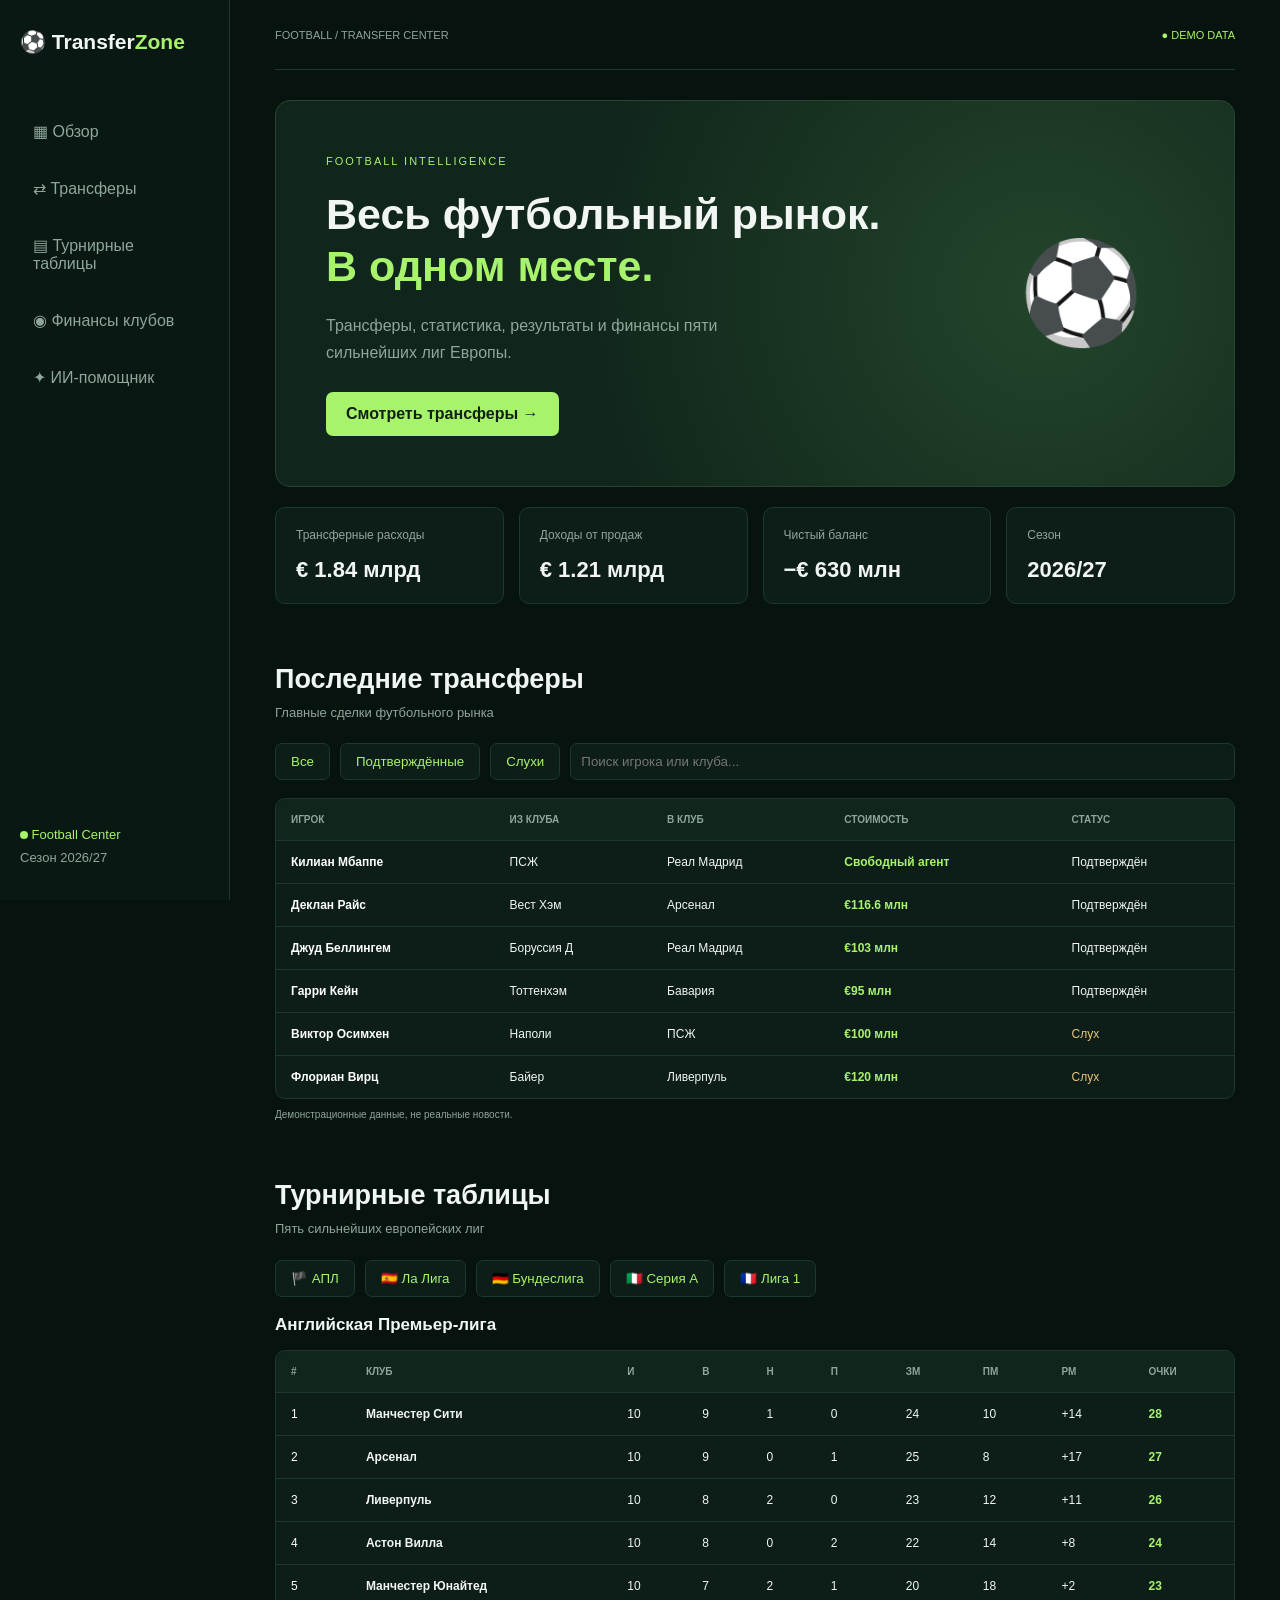
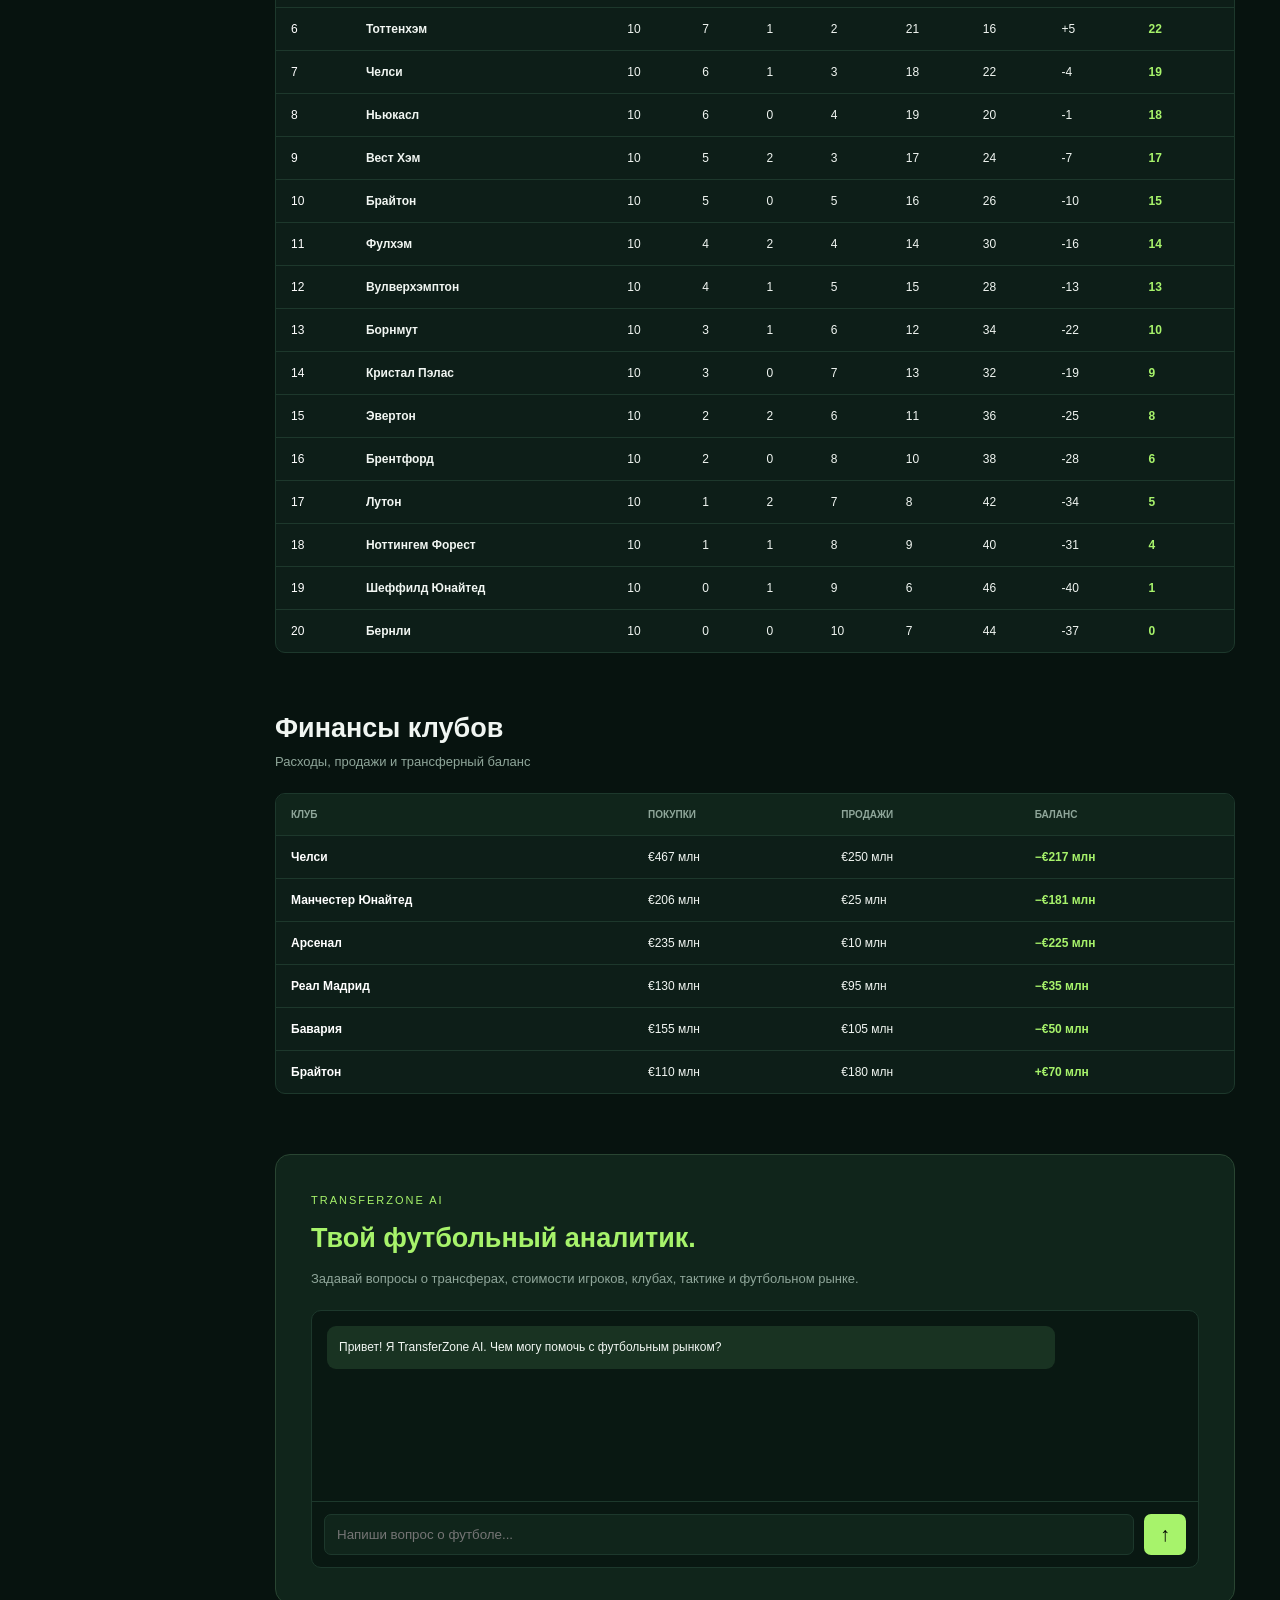
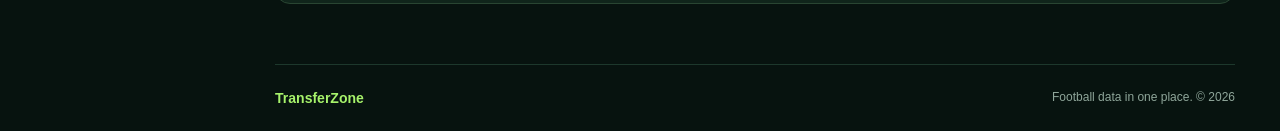
<file: transfermarket/index.html>
<!DOCTYPE html>
<html lang="ru">
<head>
    <meta charset="UTF-8">
    <meta name="viewport" content="width=device-width, initial-scale=1.0">
    <title>TransferZone — Футбольный рынок</title>
    <link rel="stylesheet" href="style.css">
</head>
<body>

<div class="sidebar">
    <h2 class="logo">⚽ Transfer<span>Zone</span></h2>

    <nav>
        <a href="#overview">▦ Обзор</a>
        <a href="#transfers">⇄ Трансферы</a>
        <a href="#leagues">▤ Турнирные таблицы</a>
        <a href="#clubs">◉ Финансы клубов</a>
        <a href="#assistant">✦ ИИ-помощник</a>
    </nav>

    <div class="sidebar-bottom">
        <span class="live-dot"></span> Football Center
        <p>Сезон 2026/27</p>
    </div>
</div>

<main>
    <header>
        <div>FOOTBALL / TRANSFER CENTER</div>
        <div class="live">● DEMO DATA</div>
    </header>

    <section class="hero" id="overview">
        <div>
            <span class="eyebrow">FOOTBALL INTELLIGENCE</span>
            <h1>Весь футбольный рынок.<br>
                <span>В одном месте.</span>
            </h1>
            <p>Трансферы, статистика, результаты и финансы пяти сильнейших лиг Европы.</p>
            <a href="#transfers" class="main-btn">Смотреть трансферы →</a>
        </div>
        <div class="football">⚽</div>
    </section>

    <section class="stats">
        <div class="stat-card">
            <p>Трансферные расходы</p>
            <h2>€ 1.84 млрд</h2>
        </div>
        <div class="stat-card">
            <p>Доходы от продаж</p>
            <h2>€ 1.21 млрд</h2>
        </div>
        <div class="stat-card">
            <p>Чистый баланс</p>
            <h2>−€ 630 млн</h2>
        </div>
        <div class="stat-card">
            <p>Сезон</p>
            <h2>2026/27</h2>
        </div>
    </section>

    <section id="transfers" class="section">
        <h2>Последние трансферы</h2>
        <p class="description">Главные сделки футбольного рынка</p>

        <div class="filters">
            <button onclick="filterTransfers('all')">Все</button>
            <button onclick="filterTransfers('confirmed')">Подтверждённые</button>
            <button onclick="filterTransfers('rumour')">Слухи</button>
            <input id="search" placeholder="Поиск игрока или клуба..." oninput="renderTransfers()">
        </div>

        <div class="table-wrap">
            <table>
                <thead>
                    <tr>
                        <th>ИГРОК</th>
                        <th>ИЗ КЛУБА</th>
                        <th>В КЛУБ</th>
                        <th>СТОИМОСТЬ</th>
                        <th>СТАТУС</th>
                    </tr>
                </thead>
                <tbody id="transferTable"></tbody>
            </table>
        </div>
        <p class="note">Демонстрационные данные, не реальные новости.</p>
    </section>

    <section id="leagues" class="section">
        <h2>Турнирные таблицы</h2>
        <p class="description">Пять сильнейших европейских лиг</p>

        <div class="league-tabs">
            <button onclick="showLeague('PL')">🏴 АПЛ</button>
            <button onclick="showLeague('PD')">🇪🇸 Ла Лига</button>
            <button onclick="showLeague('BL1')">🇩🇪 Бундеслига</button>
            <button onclick="showLeague('SA')">🇮🇹 Серия А</button>
            <button onclick="showLeague('FL1')">🇫🇷 Лига 1</button>
        </div>

        <h3 id="leagueTitle">Английская Премьер-лига</h3>

        <div class="table-wrap">
            <table>
                <thead>
                    <tr>
                        <th>#</th>
                        <th>КЛУБ</th>
                        <th>И</th>
                        <th>В</th>
                        <th>Н</th>
                        <th>П</th>
                        <th>ЗМ</th>
                        <th>ПМ</th>
                        <th>РМ</th>
                        <th>ОЧКИ</th>
                    </tr>
                </thead>
                <tbody id="leagueTable"></tbody>
            </table>
        </div>
    </section>

    <section id="clubs" class="section">
        <h2>Финансы клубов</h2>
        <p class="description">Расходы, продажи и трансферный баланс</p>

        <div class="table-wrap">
            <table>
                <thead>
                    <tr>
                        <th>КЛУБ</th>
                        <th>ПОКУПКИ</th>
                        <th>ПРОДАЖИ</th>
                        <th>БАЛАНС</th>
                    </tr>
                </thead>
                <tbody id="financeTable"></tbody>
            </table>
        </div>
    </section>

    <section id="assistant" class="section ai-section">
        <div>
            <span class="eyebrow">TRANSFERZONE AI</span>
            <h2>Твой футбольный аналитик.</h2>
            <p class="description">
                Задавай вопросы о трансферах, стоимости игроков,
                клубах, тактике и футбольном рынке.
            </p>
        </div>

        <div class="chat-box">
            <div id="messages" class="messages">
                <div class="bot-message">
                    Привет! Я TransferZone AI.
                    Чем могу помочь с футбольным рынком?
                </div>
            </div>

            <form id="chatForm">
                <input id="chatInput" placeholder="Напиши вопрос о футболе..." required>
                <button type="submit">↑</button>
            </form>
        </div>
    </section>

    <footer>
        <h3>TransferZone</h3>
        <p>Football data in one place. © 2026</p>
    </footer>
</main>

<script src="app.js"></script>
</body>
</html>
</file>
<file: transfermarket/style.css>
* {
    margin: 0;
    padding: 0;
    box-sizing: border-box;
}

:root {
    --bg: #07130f;
    --panel: #0d1e18;
    --green: #a7f36b;
    --text: #f1f6f2;
    --muted: #8fa69a;
    --border: #1d382c;
}

html {
    scroll-behavior: smooth;
}

body {
    background: var(--bg);
    color: var(--text);
    font-family: Arial, sans-serif;
}

.sidebar {
    width: 230px;
    height: 100vh;
    position: fixed;
    left: 0;
    top: 0;
    padding: 30px 20px;
    background: #091812;
    border-right: 1px solid var(--border);
}

.logo {
    font-size: 21px;
    margin-bottom: 55px;
}

.logo span {
    color: var(--green);
}

nav {
    display: flex;
    flex-direction: column;
    gap: 12px;
}

nav a {
    text-decoration: none;
    color: var(--muted);
    padding: 13px;
    border-radius: 8px;
    transition: .2s;
}

nav a:hover {
    background: #193322;
    color: var(--green);
}

.sidebar-bottom {
    position: absolute;
    bottom: 35px;
    color: var(--green);
    font-size: 13px;
}

.sidebar-bottom p {
    color: var(--muted);
    margin-top: 8px;
}

.live-dot {
    display: inline-block;
    width: 8px;
    height: 8px;
    background: var(--green);
    border-radius: 50%;
}

main {
    margin-left: 230px;
    padding: 0 45px;
}

header {
    height: 70px;
    display: flex;
    align-items: center;
    justify-content: space-between;
    border-bottom: 1px solid var(--border);
    font-size: 11px;
    color: var(--muted);
}

.live {
    color: var(--green);
}

.hero {
    min-height: 320px;
    margin-top: 30px;
    padding: 50px;
    border: 1px solid #294532;
    border-radius: 15px;
    background: radial-gradient(circle at 80%, #23452b, #10251b 60%);
    display: flex;
    justify-content: space-between;
    align-items: center;
}

.eyebrow {
    color: var(--green);
    font-size: 11px;
    letter-spacing: 2px;
}

.hero h1 {
    font-size: 43px;
    line-height: 1.2;
    margin: 20px 0;
}

.hero h1 span {
    color: var(--green);
}

.hero p {
    color: var(--muted);
    max-width: 450px;
    line-height: 1.7;
    margin-bottom: 25px;
}

.main-btn {
    display: inline-block;
    padding: 13px 20px;
    background: var(--green);
    color: #102014;
    border-radius: 7px;
    text-decoration: none;
    font-weight: bold;
}

.football {
    font-size: 100px;
    margin-right: 40px;
}

.stats {
    display: grid;
    grid-template-columns: repeat(4, 1fr);
    gap: 15px;
    margin-top: 20px;
}

.stat-card {
    padding: 20px;
    background: var(--panel);
    border: 1px solid var(--border);
    border-radius: 10px;
}

.stat-card p {
    color: var(--muted);
    font-size: 12px;
}

.stat-card h2 {
    margin-top: 15px;
    font-size: 22px;
}

.section {
    margin-top: 60px;
    scroll-margin-top: 20px;
}

.section h2 {
    font-size: 27px;
    margin-bottom: 8px;
}

.description {
    color: var(--muted);
    font-size: 13px;
    margin-bottom: 20px;
    line-height: 1.6;
}

.filters,
.league-tabs {
    display: flex;
    flex-wrap: wrap;
    gap: 10px;
    margin-bottom: 18px;
}

button {
    cursor: pointer;
}

.filters button,
.league-tabs button {
    background: var(--panel);
    color: var(--green);
    border: 1px solid var(--border);
    border-radius: 7px;
    padding: 10px 15px;
}

.filters button:hover,
.league-tabs button:hover {
    background: #24432b;
}

.filters input {
    flex: 1;
    min-width: 160px;
    background: var(--panel);
    color: white;
    border: 1px solid var(--border);
    border-radius: 7px;
    padding: 10px;
    outline: none;
}

.table-wrap {
    overflow-x: auto;
    background: var(--panel);
    border: 1px solid var(--border);
    border-radius: 10px;
}

table {
    width: 100%;
    min-width: 650px;
    border-collapse: collapse;
    text-align: left;
}

th {
    background: #10251b;
    color: #8fa69a;
    font-size: 10px;
    padding: 15px;
}

td {
    padding: 14px 15px;
    border-top: 1px solid var(--border);
    font-size: 12px;
}

tr:hover {
    background: #14291e;
}

td:first-child {
    color: white;
}

.price {
    color: var(--green);
    font-weight: bold;
}

.status {
    color: var(--green);
}

.rumour {
    color: #e9c47d;
}

.note {
    color: var(--muted);
    font-size: 10px;
    margin-top: 10px;
}

#leagueTitle {
    margin: 15px 0;
    font-size: 17px;
}

.ai-section {
    padding: 35px;
    background: #10251b;
    border: 1px solid #294532;
    border-radius: 15px;
}

.ai-section h2 {
    color: var(--green);
    margin: 15px 0;
}

.chat-box {
    margin-top: 20px;
    background: #091812;
    border: 1px solid var(--border);
    border-radius: 10px;
    overflow: hidden;
}

.messages {
    min-height: 190px;
    max-height: 300px;
    overflow-y: auto;
    padding: 15px;
}

.bot-message,
.user-message {
    padding: 12px;
    margin-bottom: 10px;
    max-width: 85%;
    border-radius: 9px;
    font-size: 12px;
    line-height: 1.6;
}

.bot-message {
    background: #193322;
}

.user-message {
    background: #294b2d;
    margin-left: auto;
}

#chatForm {
    display: flex;
    padding: 12px;
    gap: 10px;
    border-top: 1px solid var(--border);
}

#chatInput {
    flex: 1;
    min-width: 0;
    background: #10251b;
    color: white;
    border: 1px solid var(--border);
    padding: 12px;
    border-radius: 7px;
    outline: none;
}

#chatForm button {
    width: 42px;
    border: none;
    border-radius: 7px;
    background: var(--green);
    font-size: 20px;
}

footer {
    border-top: 1px solid var(--border);
    margin-top: 60px;
    padding: 25px 0;
    display: flex;
    justify-content: space-between;
    color: var(--muted);
    font-size: 12px;
}

footer h3 {
    color: var(--green);
}

@media (max-width: 900px) {
    .sidebar {
        width: 180px;
    }

    main {
        margin-left: 180px;
        padding: 0 20px;
    }

    .stats {
        grid-template-columns: repeat(2, 1fr);
    }

    .hero {
        padding: 30px;
    }

    .hero h1 {
        font-size: 32px;
    }
}

@media (max-width: 600px) {
    .sidebar {
        display: none;
    }

    main {
        margin-left: 0;
        padding: 0 14px;
    }

    .hero {
        padding: 25px;
    }

    .hero h1 {
        font-size: 29px;
    }

    .football {
        display: none;
    }

    .stats {
        grid-template-columns: repeat(2, 1fr);
    }

    .stat-card {
        padding: 13px;
    }

    .stat-card h2 {
        font-size: 16px;
    }

    footer {
        gap: 10px;
        flex-wrap: wrap;
    }
}
</file>
